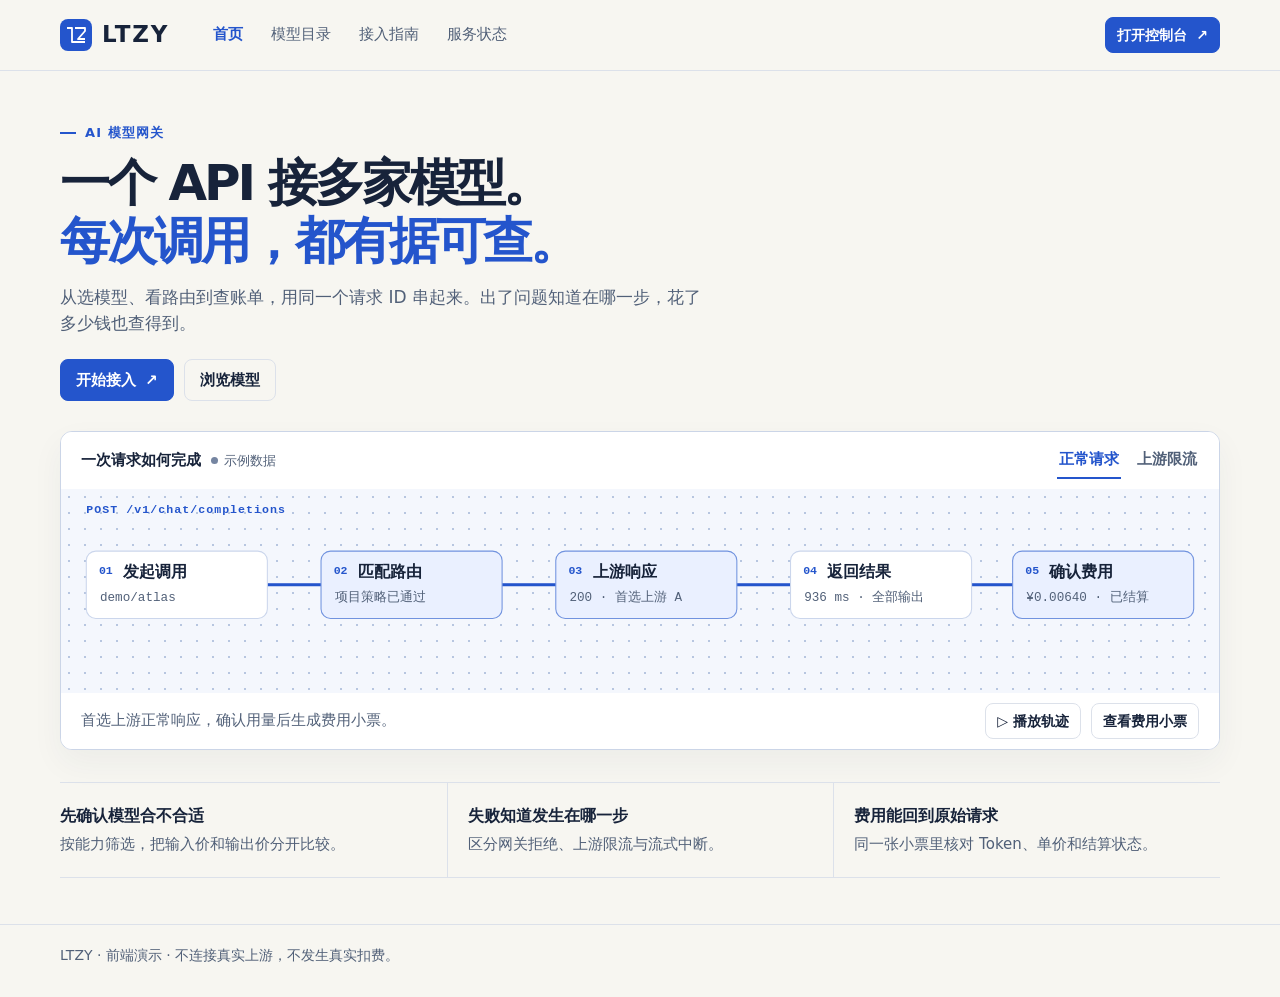
<file: legacy/demo-v0.html>
<!doctype html>
<html lang="zh-CN"><head><meta charset="utf-8"><meta name="viewport" content="width=device-width,initial-scale=1"><meta name="color-scheme" content="light"><title>LTZY — 可追溯的 AI 模型网关</title>
<style>
:root{--paper:#f7f6f1;--ink:#17233a;--muted:#516078;--line:#dce1ea;--blue:#2455cc;--soft:#eaf0ff;--green:#176a52;--amber:#875100;--white:#fff;--mono:ui-monospace,Consolas,monospace}*{box-sizing:border-box}body{margin:0;background:var(--paper);color:var(--ink);font:15px/1.55 system-ui,"Microsoft YaHei",sans-serif}button,input,select{font:inherit}button,a,input,select{touch-action:manipulation}a{color:inherit;text-decoration:none}button{cursor:pointer}a:focus-visible,button:focus-visible,input:focus-visible,select:focus-visible,[tabindex]:focus-visible{outline:2px solid var(--blue);outline-offset:4px}[hidden]{display:none!important}p,h1,h2,h3{margin:0}svg{display:block}code,.mono{font-family:var(--mono);font-variant-numeric:tabular-nums;overflow-wrap:anywhere}.wrap{width:min(1160px,calc(100% - 64px));margin:auto}.top{border-bottom:1px solid var(--line)}.top .wrap{min-height:70px;display:flex;align-items:center;gap:44px}.brand{display:inline-flex;align-items:center;gap:10px;font-size:23px;font-weight:800;letter-spacing:.08em}.brand svg{width:32px;height:32px}.nav{display:flex;gap:28px;align-items:center;color:var(--muted);flex:1}.nav [aria-current=page]{color:var(--blue);font-weight:700}.btn{display:inline-flex;align-items:center;justify-content:center;gap:9px;min-height:42px;padding:8px 15px;border:1px solid var(--line);border-radius:8px;background:var(--white);color:var(--ink);line-height:1.35;font-weight:650;white-space:nowrap;transition:background .15s,border-color .15s}.btn:hover{border-color:#94a5c1;background:#f0f4ff}.btn.primary{background:var(--blue);border-color:var(--blue);color:white}.btn.primary:hover{background:#1d45aa}.btn.ghost{background:transparent}.btn.small{min-height:36px;padding:6px 11px;font-size:14px}.hero{padding:52px 0 30px}.eyebrow{display:flex;align-items:center;gap:9px;color:var(--blue);font-size:13px;font-weight:750;letter-spacing:.09em}.eyebrow::before{content:'';width:16px;height:2px;background:currentColor}.hero h1{margin:12px 0 14px;font-size:clamp(32px,3.9vw,52px);line-height:1.15;letter-spacing:-.06em;font-weight:780}.hero h1 span{color:var(--blue);white-space:nowrap}.hero p{color:var(--muted);max-width:650px;font-size:17px}.actions{display:flex;align-items:center;flex-wrap:wrap;gap:10px;margin-top:22px}.demo-label{font-size:13px;color:var(--muted);white-space:nowrap}.demo-label::before{content:'';display:inline-block;width:7px;height:7px;border-radius:50%;margin-right:6px;background:#7585a1;vertical-align:1px}.board{border:1px solid #cbd5e7;border-radius:12px;overflow:hidden;background:#fcfdff;box-shadow:0 13px 32px #2537580d}.board-bar,.board-foot{min-height:56px;padding:10px 20px;display:flex;align-items:center;justify-content:space-between;gap:12px;flex-wrap:wrap;background:white}.board-bar{border-bottom:0}.board-bar strong{font-size:15px}.board-bar .demo-label{margin-left:10px}.board-foot{border-top:0;color:var(--muted)}.segments{display:inline-flex;gap:14px}.segments button{border:0;border-bottom:2px solid transparent;background:transparent;color:var(--muted);padding:6px 2px;min-height:34px;font-weight:650;white-space:nowrap}.segments button[aria-pressed=true]{border-bottom-color:var(--blue);color:var(--blue)}.diagram{position:relative;background-color:#f4f7fd;background-image:radial-gradient(#b7c6e0 1px,transparent 1px);background-size:16px 16px}.diagram svg{width:100%;height:auto}.diagram .edge{stroke:#9eb1df;fill:none;stroke-width:2}.diagram .route{stroke:#2455cc;stroke-width:3;fill:none;stroke-linecap:round}.diagram .warn-route{stroke:#ad6f29;stroke-dasharray:5 5}.diagram .box{fill:white;stroke:#cbd6ec}.diagram .hot{fill:#eaf0ff;stroke:#7193df}.diagram .warnbox{fill:#fff3e4;stroke:#d4a470}.svg-title{font-weight:750;font-size:15px;fill:var(--ink)}.svg-note{font:12px var(--mono);fill:#516078}.svg-label{font:700 11px var(--mono);fill:#2455cc;letter-spacing:1px}.svg-index{font:700 11px var(--mono);fill:#2455cc}.svg-warn{font:700 12px var(--mono);fill:#8a5410}.diagram.playing .route:not(.warn-route){stroke-dasharray:1200;animation:trace .86s ease both}.diagram.playing .beat{animation:beat .36s ease both;animation-delay:var(--d)}@keyframes trace{from{stroke-dashoffset:1200}to{stroke-dashoffset:0}}@keyframes beat{from{opacity:.35}to{opacity:1}}.compact-route{display:none}.proof{display:grid;grid-template-columns:repeat(3,1fr);margin:32px 0 46px;border-block:1px solid var(--line)}.proof article{padding:21px 20px 21px 0}.proof article+article{border-left:1px solid var(--line);padding-left:20px}.proof h2{font-size:16px;margin-bottom:4px}.proof p,.sub{color:var(--muted)}.footer{padding:20px 0 30px;color:var(--muted);border-top:1px solid var(--line);font-size:14px}.page{padding:48px 0 52px}.pagehead{margin-bottom:24px}.pagehead h1{font-size:clamp(31px,4vw,49px);letter-spacing:-.05em;line-height:1.18;margin:7px 0 8px}.toolbar{display:flex;align-items:center;gap:12px;flex-wrap:wrap;margin-bottom:14px}.search,select{border:1px solid #9eacc3;background:white;color:var(--ink);border-radius:8px;padding:9px 12px;min-height:44px}.search{min-width:min(100%,290px);flex:1}.toolbar .sub{margin-left:auto}.panel{border:1px solid var(--line);border-radius:12px;background:white;overflow:hidden}.grid{display:grid;grid-template-columns:minmax(145px,1.5fr) minmax(115px,1fr) minmax(110px,.9fr) minmax(110px,.9fr) auto;gap:14px;align-items:center;padding:15px 20px}.grid + .grid{border-top:1px solid var(--line)}.table-head{background:#eff2f7;color:var(--muted);font-size:14px;font-weight:650}.name{display:flex;align-items:center;gap:12px}.tile{flex:none;display:grid;place-items:center;width:36px;height:36px;border-radius:8px;background:var(--soft);color:var(--blue);font-weight:800}.name strong,.name code{display:block}.name code{color:var(--muted);font-size:13px}.tag{display:inline-block;border-radius:5px;background:#edf1f7;color:#3e5070;margin:2px 4px 2px 0;padding:1px 7px;font-size:13px;white-space:nowrap}.tag.ok{background:#e8f4ed;color:var(--green)}.tag.warn{background:#fff0d9;color:var(--amber)}.cell-label{display:none}.work-grid{display:grid;grid-template-columns:184px minmax(0,1fr);gap:28px}.rail{border-right:1px solid var(--line);padding-right:15px}.rail p{font-size:13px;color:var(--muted);margin-bottom:10px}.rail a{display:block;padding:9px 10px;margin:4px 0;border-radius:7px;color:var(--muted)}.rail a[aria-current=page]{background:var(--soft);color:var(--blue);font-weight:700}.logrow{grid-template-columns:minmax(140px,1.15fr) minmax(110px,1fr) minmax(75px,.85fr) minmax(90px,.75fr) auto}.empty{padding:28px;color:var(--muted)}dialog{position:fixed;inset:0 0 0 auto;margin:0;width:min(100%,550px);max-width:none;height:100dvh;max-height:none;border:0;padding:0;background:white;color:var(--ink);box-shadow:-16px 0 60px #17233a29}dialog[open]{animation:drawer .18s ease-out both}dialog::backdrop{background:#18253e65}@keyframes drawer{from{opacity:.5;transform:translateX(15px)}to{opacity:1;transform:translateX(0)}}.dh{display:flex;justify-content:space-between;align-items:flex-start;gap:12px;padding:22px 22px 17px;position:sticky;top:0;background:white;z-index:1;border-bottom:1px solid var(--line)}.dh h2{font-size:24px;letter-spacing:-.04em}.db{padding:20px 22px 28px}.db h3{font-size:17px;margin:18px 0 10px}.lineitems{margin:0;padding:0;list-style:none}.lineitems li{padding:10px 0;border-bottom:1px solid var(--line);display:flex;justify-content:space-between;gap:14px}.lineitems li span{color:var(--muted)}.steps{list-style:none;margin:0;padding:0}.steps li{border-left:2px solid #b8c9f0;margin-left:9px;padding:0 0 15px 18px;position:relative}.steps li::before{content:'';position:absolute;width:8px;height:8px;border:2px solid var(--blue);background:white;border-radius:50%;left:-7px;top:5px}.steps li.alert{border-left-color:#d4a470}.steps li.alert::before{border-color:var(--amber)}.steps small{display:block;color:var(--muted);font-size:14px}.steps li:last-child{padding-bottom:0}.snippet{white-space:pre-wrap;overflow-wrap:anywhere;background:#eff3fb;padding:15px;border-radius:8px;font:14px/1.5 var(--mono);color:#243855}.toast{position:fixed;bottom:18px;left:50%;transform:translateX(-50%);z-index:3;background:#17233a;color:white;border-radius:8px;padding:8px 15px;text-align:center;box-shadow:0 6px 20px #17233a32}.skip{position:absolute;left:12px;top:8px;transform:translateY(-150%);background:white;padding:8px;z-index:4}.skip:focus{transform:none}
.metrics{display:grid;grid-template-columns:repeat(4,minmax(0,1fr));border-block:1px solid var(--line);margin:0 0 22px}.metric{padding:15px 18px 15px 0;min-width:0}.metric+.metric{border-left:1px solid var(--line);padding-left:18px}.metric strong{display:block;font:750 27px/1.25 var(--mono);letter-spacing:-.03em;margin:3px 0}.metric small,.metric span{color:var(--muted)}.split{display:grid;grid-template-columns:repeat(2,minmax(0,1fr));gap:16px}.pad{padding:18px}.panel h2{font-size:17px}.panel h3{font-size:16px}.stack{display:grid;gap:12px}.between{display:flex;align-items:center;justify-content:space-between;gap:12px;flex-wrap:wrap}.progress{height:8px;background:#e6ebf4;border-radius:999px;overflow:hidden;margin:10px 0}.progress>i{display:block;height:100%;background:var(--blue)}.checklist{list-style:none;padding:0;margin:14px 0 0;display:grid;gap:9px}.checklist li{display:flex;align-items:center;justify-content:space-between;gap:12px}.checklist li>span:first-child::before{content:'○';color:var(--blue);margin-right:9px}.checklist li.done>span:first-child::before{content:'●';color:var(--green)}.notice{background:var(--soft);border-left:3px solid var(--blue);padding:12px 14px;border-radius:0 8px 8px 0;color:#263b64;margin-bottom:16px}.field{display:grid;gap:6px;margin:14px 0}.field input,.field select{border:1px solid #9eacc3;background:white;color:var(--ink);border-radius:8px;padding:9px 12px;min-height:44px;width:100%}.inline-input{border:1px solid #9eacc3;background:white;color:var(--ink);border-radius:8px;padding:8px 10px;min-height:42px;width:130px}.grid.keyrow{grid-template-columns:minmax(170px,1.4fr) minmax(125px,1fr) minmax(120px,1fr) auto}.grid.billingrow{grid-template-columns:minmax(130px,1fr) repeat(3,minmax(90px,.8fr)) auto}.grid.uprow{grid-template-columns:minmax(140px,1.2fr) minmax(100px,1fr) minmax(85px,.8fr) minmax(90px,.8fr) auto}.status-item{display:flex;align-items:center;justify-content:space-between;gap:14px;padding:14px 18px}.status-item+.status-item{border-top:1px solid var(--line)}.status-item small{display:block;color:var(--muted)}.btn.danger{color:#aa2836}.switch[aria-pressed=true]{border-color:#7193df;background:var(--soft);color:var(--blue)}.section-gap{margin-top:18px}.amount{text-align:right}.usage-note{font-size:14px;color:var(--muted);margin-top:12px}
@media(max-width:760px){.wrap{width:calc(100% - 32px)}.search,select,.inline-input,.field input{font-size:16px}.top .wrap{gap:7px 16px;min-height:0;padding:10px 0;flex-wrap:wrap;justify-content:space-between}.brand{font-size:20px}.brand svg{width:28px;height:28px}.nav{order:3;flex-basis:100%;gap:20px;font-size:14px;min-height:32px}.hero{padding:31px 0 24px}.hero h1{letter-spacing:-.05em}.hero p{font-size:15px}.actions{margin-top:16px}.board-bar,.board-foot{padding:9px 12px}.diagram svg{display:none}.compact-route{display:block;padding:12px 14px}.compact-route li{width:100%;padding:4px 5px 8px 16px}.compact-route .steps small{font-size:13px}.proof{grid-template-columns:1fr;margin:24px 0}.proof article,.proof article+article{padding:10px 0;border-left:0}.proof article+article{border-top:1px solid var(--line)}.page{padding:26px 0 32px}.work-grid{grid-template-columns:minmax(0,1fr);gap:12px}.rail{border:0;display:flex;align-items:center;gap:8px;flex-wrap:wrap;padding:0}.rail p{margin:0}.grid,.logrow{grid-template-columns:minmax(0,1fr) minmax(0,1fr);gap:8px 12px;padding:13px}.table-head{display:none}.grid .name{grid-column:1/-1}.grid .btn{justify-self:start}.cell-label{display:block;font-size:13px;color:var(--muted)}.dh,.db{padding-left:16px;padding-right:16px}.metrics{grid-template-columns:repeat(2,minmax(0,1fr))}.metric{padding:12px 12px 12px 0}.metric:nth-child(3){border-left:0;padding-left:0}.metric:nth-child(n+3){border-top:1px solid var(--line)}.metric strong{font-size:23px}.split{grid-template-columns:1fr}.grid.keyrow,.grid.billingrow,.grid.uprow{grid-template-columns:minmax(0,1fr) minmax(0,1fr)}.amount{text-align:left}.status-item{padding:13px;align-items:flex-start}.checklist li{align-items:flex-start;flex-wrap:wrap}}
@media(prefers-reduced-motion:reduce){*,*::before,*::after{animation:none!important;transition:none!important;scroll-behavior:auto!important}}
</style></head><body>
<a class="skip" href="#main">跳到内容</a><header class="top"><div class="wrap"><a class="brand" href="#home" aria-label="LTZY 首页"><svg viewBox="0 0 32 32" aria-hidden="true"><rect width="32" height="32" rx="8" fill="#2455cc"/><path d="M7 9h5v14h13M15 9h10v3l-7 8h7" stroke="white" stroke-width="1.8" stroke-linejoin="round" fill="none"/></svg>LTZY</a><nav class="nav" aria-label="主导航"><a href="#home" data-nav="home">首页</a><a href="#models" data-nav="models">模型目录</a><a href="#docs" data-nav="docs">接入指南</a><a href="#status" data-nav="status">服务状态</a></nav><a class="btn small primary" href="#console" data-nav="console">打开控制台 <span aria-hidden="true">↗</span></a></div></header>
<main id="main" tabindex="-1">
<section id="home" class="wrap" data-page><div class="hero"><div class="eyebrow">AI 模型网关</div><h1>一个 API 接多家模型。<br><span>每次调用，</span><span>都有据可查。</span></h1><p>从选模型、看路由到查账单，用同一个请求 ID 串起来。出了问题知道在哪一步，花了多少钱也查得到。</p><div class="actions"><a class="btn primary" href="#docs">开始接入 <span aria-hidden="true">↗</span></a><a class="btn ghost" href="#models">浏览模型</a></div></div>
<section class="board" aria-label="请求轨迹演示"><div class="board-bar"><div><strong>一次请求如何完成</strong><span class="demo-label">示例数据</span></div><div class="segments" aria-label="演示场景"><button id="normal" data-scene="normal" aria-pressed="true">正常请求</button><button id="fallback" data-scene="fallback" aria-pressed="false">上游限流</button></div></div><div id="diagram" class="diagram"></div><div class="board-foot"><span id="scene-note" role="status"></span><div class="actions" style="margin:0"><button class="btn small ghost" id="play">▷ 播放轨迹</button><button class="btn small" id="inspect">查看费用小票</button></div></div></section>
<section class="proof" aria-label="网关能力"><article><h2>先确认模型合不合适</h2><p>按能力筛选，把输入价和输出价分开比较。</p></article><article><h2>失败知道发生在哪一步</h2><p>区分网关拒绝、上游限流与流式中断。</p></article><article><h2>费用能回到原始请求</h2><p>同一张小票里核对 Token、单价和结算状态。</p></article></section></section>
<section id="models" class="wrap page" data-page hidden><header class="pagehead"><div class="eyebrow">模型与价格</div><h1>模型目录</h1><p class="sub">按能力选模型，按输入和输出分别比较。模型、价格和能力均为示例。</p></header><div class="toolbar"><input id="model-search" class="search" type="search" placeholder="搜索模型名称或 ID" aria-label="搜索模型名称或 ID"><select id="cap" aria-label="筛选模型能力"><option value="">全部能力</option><option>流式输出</option><option>工具调用</option><option>视觉输入</option></select><span class="sub" id="model-count" role="status"></span></div><div class="panel"><div class="grid table-head"><span>模型</span><span>示例能力</span><span>输入 / 100 万</span><span>输出 / 100 万</span><span>操作</span></div><div id="model-rows"></div></div></section>
<section id="docs" class="wrap page" data-page hidden><header class="pagehead"><div class="eyebrow">开发者</div><h1>接入指南</h1><p class="sub">示例使用 OpenAI 兼容接口；地址是占位符，不会发送真实请求。</p></header><div class="panel" style="padding:20px"><h2>发出第一个请求</h2><p class="sub">复制示例，了解如何传递模型 ID、消息和流式参数。</p><div class="segments" style="margin:14px 0 10px" aria-label="示例语言"><button data-doc-lang="curl" aria-pressed="true">cURL</button><button data-doc-lang="python" aria-pressed="false">Python</button></div><pre class="snippet" id="example"></pre><button class="btn small" data-copy-example>复制 cURL</button> <a class="btn small ghost" href="#logs">查看模拟回执</a></div></section>
<section id="status" class="wrap page" data-page hidden><header class="pagehead"><div class="eyebrow">服务状态 · 示例</div><h1>服务状态</h1><p class="sub">这里展示状态页的信息层级。以下服务状态和事件均为演示，不代表真实可用性。</p></header><div class="notice"><strong>演示环境运行正常</strong><br><span class="sub">没有连接真实监控，也不会自动刷新。</span></div><div class="panel"><div class="status-item"><div><strong>网关 API</strong><small>接收请求、返回请求 ID</small></div><span class="tag ok">示例正常</span></div><div class="status-item"><div><strong>模型路由</strong><small>同模型路由与未输出前回退</small></div><span class="tag ok">示例正常</span></div><div class="status-item"><div><strong>计量与账单</strong><small>用量确认、价格快照与结算</small></div><span class="tag ok">示例正常</span></div></div><div class="pagehead" style="padding:28px 0 14px;margin:0"><h2>事件记录</h2><p class="sub">用事件时间线说明影响范围和恢复结果。</p></div><div class="panel"><div class="status-item"><div><strong>示例：上游 A 限流，自动切换备用线路</strong><small>11 月 22 日 14:32 · 未输出前完成回退，请求最终成功</small></div><button class="btn small ghost" data-request="fallback">查看关联请求</button></div></div></section>
<section id="console" class="wrap page" data-page hidden><div class="work-grid"><aside class="rail" data-rail aria-label="工作区"></aside><div><header class="pagehead"><div class="eyebrow">控制台 / 演示项目</div><h1>项目总览</h1><p class="sub">先看调用是否顺利，再看预算和需要处理的异常。全部数据仅用于演示。</p></header><div class="metrics"><div class="metric"><small>今日示例请求</small><strong>3</strong><span>来自 2 个模型</span></div><div class="metric"><small>已完成</small><strong>2</strong><span>含 1 次回退成功</span></div><div class="metric"><small>待核对</small><strong>1</strong><span>流式中断记录</span></div><div class="metric"><small>已结算费用</small><strong>¥0.01504</strong><span>不含待核对记录</span></div></div><div class="split"><section class="panel pad"><div class="between"><h2>需要关注</h2><button class="btn small ghost" data-filter-cut>只看中断</button></div><p class="sub" style="margin:8px 0 14px">req_demo_9812 的用量没有确认，费用保持待核对。</p><button class="btn small" data-request="cut">打开异常请求</button></section><section class="panel pad"><div class="between"><h2>本月预算</h2><strong class="mono">¥204 / ¥300</strong></div><div class="progress" role="progressbar" aria-label="本月预算使用" aria-valuenow="68" aria-valuemin="0" aria-valuemax="100"><i style="width:68%"></i></div><p class="sub">示例已使用 68%，达到 80% 时提醒。</p><a class="btn small ghost" href="#keys" style="margin-top:12px">调整预算</a></section></div><section class="panel pad section-gap"><div class="between"><h2>接入进度</h2><span class="demo-label">演示流程</span></div><ul class="checklist"><li class="done"><span>创建项目并选择模型</span><a href="#models">查看模型</a></li><li class="done"><span>创建项目 API Key</span><a href="#keys">管理 Key</a></li><li><span>复制示例并发起首次调用</span><a href="#docs">查看代码</a></li><li><span>用请求 ID 核对路由和费用</span><a href="#logs">查看日志</a></li></ul></section></div></div></section>
<section id="keys" class="wrap page" data-page hidden><div class="work-grid"><aside class="rail" data-rail aria-label="工作区"></aside><div><header class="pagehead"><div class="eyebrow">访问控制</div><h1>API Keys / 预算</h1><p class="sub">按项目发放权限，限制预算，并随时撤销。这里的变更只保留在当前页面。</p></header><div class="toolbar"><span class="sub">2 个示例 Key</span><button class="btn small primary" data-new-key>＋ 创建演示 Key</button></div><div class="panel"><div class="grid keyrow table-head"><span>名称 / Key</span><span>权限</span><span>最近使用</span><span>状态 / 操作</span></div><div id="key-rows"></div></div><div class="split section-gap"><section class="panel pad"><h2>项目月度预算</h2><p class="sub" style="margin:6px 0 14px">预算用于演示提醒，不会真正限制调用。</p><div class="between"><label for="budget-limit">预算上限（元）</label><div><input class="inline-input" id="budget-limit" type="number" min="1" step="1" value="300"><button class="btn small" data-save-budget style="margin-left:8px">保存</button></div></div><p id="budget-saved" class="sub" style="margin-top:12px">当前示例：¥300 / 月，80% 提醒。</p></section><section class="panel pad"><h2>密钥展示原则</h2><p class="sub" style="margin-top:8px">真实产品中，完整 Key 只在创建时展示一次；列表只显示脱敏前缀。本 Demo 不生成可调用的密钥。</p></section></div></div></div></section>
<section id="logs" class="wrap page" data-page hidden><div class="work-grid"><aside class="rail" data-rail aria-label="工作区"></aside><div><header class="pagehead"><div class="eyebrow">控制台 / 演示项目</div><h1>请求日志</h1><p class="sub">打开任一请求查看路由轨迹、Token 用量和结算状态。以下为示例记录。</p></header><div class="toolbar"><input id="log-search" class="search" type="search" placeholder="按请求 ID 或模型筛选" aria-label="按请求 ID 或模型筛选"><select id="log-filter" aria-label="筛选请求状态"><option value="">全部状态</option><option>正常完成</option><option>回退成功</option><option>流式中断</option></select><span class="sub" id="log-count" role="status"></span></div><div class="panel"><div class="grid logrow table-head"><span>请求 / 时间</span><span>模型</span><span>状态</span><span>费用</span><span>详情</span></div><div id="log-rows"></div></div></div></div></section>
<section id="usage" class="wrap page" data-page hidden><div class="work-grid"><aside class="rail" data-rail aria-label="工作区"></aside><div><header class="pagehead"><div class="eyebrow">计量与结算</div><h1>用量与账单</h1><p class="sub">按模型查看 Token、已结算费用和待核对记录。金额均为示例。</p></header><div class="metrics"><div class="metric"><small>已结算费用</small><strong>¥0.01504</strong><span>2 条完成记录</span></div><div class="metric"><small>输入 Token</small><strong>2,080</strong><span>不含未确认记录</span></div><div class="metric"><small>输出 Token</small><strong>1,360</strong><span>不含未确认记录</span></div><div class="metric"><small>待核对</small><strong>1</strong><span>不按 0 元处理</span></div></div><div class="toolbar"><span class="sub">2026-11-22 · 演示项目</span><button class="btn small" data-export>导出演示 CSV</button></div><div class="panel"><div class="grid billingrow table-head"><span>模型</span><span>输入 Token</span><span>输出 Token</span><span>费用</span><span>结算状态</span></div><div id="usage-rows"></div></div><p class="usage-note">流式中断的 req_demo_9812 尚未确认用量，不计入已结算合计。<button class="btn small ghost" data-request="cut">查看记录</button></p></div></div></section>
<section id="ops" class="wrap page" data-page hidden><div class="work-grid"><aside class="rail" data-rail aria-label="工作区"></aside><div><header class="pagehead"><div class="eyebrow">运营台 / 演示</div><h1>线路与对账</h1><p class="sub">管理同模型候选线路、查看路由策略，并定位未完成的计量记录。</p></header><div class="notice"><strong>仅切换演示状态</strong><br><span class="sub">操作不会影响真实上游，也不会写入数据库。至少保留一条启用线路。</span></div><section class="panel"><div class="between pad"><div><h2>demo/atlas 候选线路</h2><p class="sub">同模型回退，不在响应中暴露实际渠道</p></div><button class="btn small" data-route-preview>查看路由规则</button></div><div class="grid uprow table-head"><span>线路</span><span>优先级</span><span>示例延迟</span><span>状态</span><span>操作</span></div><div id="upstream-rows"></div></section><div class="split section-gap"><section class="panel pad"><h2>当前路由策略</h2><div class="lineitems" style="margin-top:10px"><div class="lineitem"><span>候选范围</span><strong>同模型</strong></div><div class="lineitem"><span>重试前提</span><strong>尚未输出内容</strong></div><div class="lineitem"><span>策略版本</span><strong class="mono">route_demo_v3</strong></div></div></section><section class="panel pad"><div class="between"><h2>对账异常</h2><span class="tag warn">1 条待核对</span></div><p class="sub" style="margin:8px 0 14px">req_demo_9812 流式中断，缺少已确认的输入和输出用量。</p><button class="btn small" data-request="cut">进入核对</button></section></div></div></div></section>
</main><footer class="footer"><div class="wrap">LTZY · 前端演示 · 不连接真实上游，不发生真实扣费。</div></footer>
<dialog id="details" aria-labelledby="detail-title"><div class="dh"><div><p class="eyebrow" id="detail-type"></p><h2 id="detail-title"></h2></div><button class="btn small ghost" id="close" autofocus>关闭</button></div><div class="db" id="detail-body"></div><div class="toast" data-toast role="status" hidden></div></dialog><div class="toast" data-toast role="status" hidden></div>
<script>
const $=s=>document.querySelector(s);
const models=[{key:'atlas',mark:'A',name:'Atlas Chat',cap:['流式输出','工具调用'],input:'2.00',output:'8.00',context:'64K'},{key:'lumen',mark:'L',name:'Lumen Vision',cap:['流式输出','视觉输入'],input:'4.00',output:'12.00',context:'128K'},{key:'drift',mark:'D',name:'Drift Mini',cap:['流式输出'],input:'0.60',output:'1.80',context:'32K'}];
const records=[{key:'fallback',id:'req_demo_9821',at:'14:32:08',model:'atlas',state:'回退成功',up:'备用上游 B',ms:'1,284 ms',fee:'¥0.00864',in:'1,280',out:'760'}, {key:'normal',id:'req_demo_9819',at:'14:30:44',model:'atlas',state:'正常完成',up:'首选上游 A',ms:'936 ms',fee:'¥0.00640',in:'800',out:'600'},{key:'cut',id:'req_demo_9812',at:'14:26:11',model:'lumen',state:'流式中断',up:'首选上游 A',ms:'2,104 ms',fee:'待核对',in:'未确认',out:'未确认'}];
const modelId=k=>'demo/'+k;
const example="curl https://gateway.example/v1/chat/completions \\\n  -H \"Authorization: Bearer YOUR_LTZY_KEY\" \\\n  -H \"Content-Type: application/json\" \\\n  -d '{\"model\":\"demo/atlas\",\"messages\":[{\"role\":\"user\",\"content\":\"你好\"}],\"stream\":true}'";
$('#example').textContent=example;
function chip(s,t=''){return '<span class="tag '+t+'">'+s+'</span>'}
function label(s){return '<span class="cell-label">'+s+'</span>'}
function renderModels(){const q=$('#model-search').value.trim().toLowerCase(), c=$('#cap').value;const found=models.filter(m=>(m.name+' '+modelId(m.key)).toLowerCase().includes(q)&&(!c||m.cap.includes(c)));$('#model-count').textContent=found.length+' 款模型';$('#model-rows').innerHTML=found.map(m=>'<div class="grid"><div class="name"><span class="tile" aria-hidden="true">'+m.mark+'</span><div><strong>'+m.name+'</strong><code>'+modelId(m.key)+'</code></div></div><div>'+label('能力')+m.cap.map(x=>chip(x)).join('')+'</div><div class="mono">'+label('输入 / 百万 Token')+'¥'+m.input+'</div><div class="mono">'+label('输出 / 百万 Token')+'¥'+m.output+'</div><button class="btn small ghost" data-model="'+m.key+'">模型详情</button></div>').join('')||'<div class="empty">没有找到模型。试试其他名称，或切回全部能力。</div>'}
function renderLogs(){const q=$('#log-search').value.trim().toLowerCase(), s=$('#log-filter').value;const found=records.filter(r=>(r.id+' '+modelId(r.model)).includes(q)&&(!s||s===r.state));$('#log-count').textContent=found.length+' 条请求';$('#log-rows').innerHTML=found.map(r=>'<div class="grid logrow"><div class="name"><div><strong class="mono">'+r.id+'</strong><span class="sub mono">'+r.at+'</span></div></div><code>'+label('模型')+modelId(r.model)+'</code><div>'+label('状态')+chip(r.state,r.key==='cut'?'warn':'ok')+'</div><strong class="mono">'+label('费用')+r.fee+'</strong><button class="btn small ghost" data-request="'+r.key+'">查看请求</button></div>').join('')||'<div class="empty">没有匹配的请求。可清除搜索或更换状态。</div>'}
function route(){const requested=location.hash.slice(1);const p=[...document.querySelectorAll('[data-page]')].some(x=>x.id===requested)?requested:'home';document.querySelectorAll('[data-page]').forEach(x=>{x.hidden=x.id!==p});document.querySelectorAll('[data-nav]').forEach(x=>{if(x.dataset.nav===p)x.setAttribute('aria-current','page');else x.removeAttribute('aria-current')});window.scrollTo(0,0)}
window.addEventListener('hashchange',route);route();renderModels();renderLogs();$('#model-search').addEventListener('input',renderModels);$('#cap').addEventListener('change',renderModels);$('#log-search').addEventListener('input',renderLogs);$('#log-filter').addEventListener('change',renderLogs);
let scene='normal';const esc=s=>s.replaceAll('&','&amp;').replaceAll('<','&lt;');
function node(x,y,i,title,sub,style=''){return '<g class="beat" style="--d:'+(i*95)+'ms"><rect class="box '+style+'" x="'+x+'" y="'+y+'" width="172" height="64" rx="9"/><text class="svg-index" x="'+(x+12)+'" y="'+(y+22)+'">0'+i+'</text><text class="svg-title" x="'+(x+35)+'" y="'+(y+25)+'">'+title+'</text><text class="svg-note" x="'+(x+13)+'" y="'+(y+47)+'">'+esc(sub)+'</text></g>'}
function setScene(next){scene=next;const f=next==='fallback';document.querySelectorAll('[data-scene]').forEach(b=>b.setAttribute('aria-pressed',String(b.dataset.scene===scene)));const r=records.find(x=>x.key===scene);$('#scene-note').textContent=f?'首选返回 429，响应开始前切到同模型的备用上游。':'首选上游正常响应，确认用量后生成费用小票。';$('#diagram').classList.remove('playing');$('#diagram').innerHTML='<svg viewBox="0 0 1100 194" role="img" aria-label="'+$('#scene-note').textContent+'"><text x="24" y="23" class="svg-label">POST /v1/chat/completions</text><path class="edge" d="M106 91H979"/><path class="route" d="M106 91H483'+(f?' Q510 91 527 116 Q546 148 571 148 H675 Q698 148 716 117 Q730 91 758 91':' H758')+' H979"/>'+(f?'<path class="route warn-route" d="M483 91H637"/>':'')+node(24,59,1,'发起调用','demo/atlas')+node(247,59,2,'匹配路由','项目策略已通过','hot')+node(470,59,3,f?'首选被限流':'上游响应',f?'429 · 未开始输出':'200 · 首选上游 A',f?'warnbox':'hot')+(f?'<g class="beat" style="--d:370ms"><rect x="573" y="134" width="184" height="28" rx="6" fill="#fff0d9" stroke="#d4a470"/><text class="svg-warn" x="586" y="152">429 → 备用上游 B · 200</text></g>':'')+node(693,59,4,'返回结果',r.ms+' · 全部输出')+node(904,59,5,'确认费用',r.fee+' · 已结算','hot')+'</svg><div class="compact-route"><ol class="steps"><li><strong>发起调用</strong><small>POST /v1/chat/completions · demo/atlas</small></li><li><strong>匹配路由</strong><small>项目策略检查通过</small></li><li class="'+(f?'alert':'')+'"><strong>'+(f?'首选限流 → 切换备用':'首选上游响应')+'</strong><small>'+(f?'429，未输出内容；备用上游 B 返回 200':'首选上游 A 返回 200')+'</small></li><li><strong>确认费用</strong><small>'+r.fee+' · 已结算</small></li></ol></div>'}
setScene(scene);$('#play').addEventListener('click',()=>{const d=$('#diagram');d.classList.remove('playing');void d.offsetWidth;d.classList.add('playing');$('#scene-note').textContent=scene==='fallback'?'示例：首选限流，改用备用上游，费用仍按同一请求结算。':'示例：请求经首选上游完成并结算。'});$('#inspect').addEventListener('click',()=>openRecord(scene));
const dialog=$('#details');let restore,toastTimer;
function detail(type,title,body){restore=document.activeElement;$('#detail-type').textContent=type;$('#detail-title').textContent=title;$('#detail-body').innerHTML=body;dialog.showModal();dialog.scrollTop=0}
$('#close').addEventListener('click',()=>dialog.close());dialog.addEventListener('click',e=>{if(e.target===dialog){const r=dialog.getBoundingClientRect();if(e.clientX<r.left||e.clientX>r.right||e.clientY<r.top||e.clientY>r.bottom)dialog.close()}});dialog.addEventListener('close',()=>{dialog.querySelector('[data-toast]').hidden=true;if(restore?.isConnected)restore.focus()});
function line(k,v){return '<li><span>'+k+'</span><strong class="mono">'+v+'</strong></li>'}
function step(k,v,t=''){return '<li class="'+t+'"><strong>'+k+'</strong><small>'+v+'</small></li>'}
function openRecord(key){const r=records.find(x=>x.key===key),m=models.find(x=>x.key===r.model),cut=key==='cut',fb=key==='fallback';detail('请求详情 · 示例数据',r.id,'<div class="toolbar">'+chip(r.state,cut?'warn':'ok')+'<button class="btn small ghost" data-copy="'+r.id+'">复制请求 ID</button></div><ul class="lineitems">'+line('实际模型',modelId(r.model))+line('实际线路',r.up)+line('总耗时',r.ms)+'</ul><h3>路由轨迹</h3><ol class="steps">'+step('鉴权与预算','示例项目校验通过')+(fb?step('尝试 1 · 首选上游 A','429 · 尚未向客户端输出；选择同模型的备用上游','alert'):'')+step(fb?'尝试 2 · 备用上游 B':'尝试 1 · 首选上游 A',cut?'已开始输出，随后断流；未自动重试':'200 · 响应已完整返回',cut?'alert':'')+step(cut?'计量待核对':'已完成结算',cut?'没有收到完整用量，不按 0 元展示':'按请求 ID 结算一次')+'</ol><h3>费用小票</h3><ul class="lineitems">'+line('输入 Token',r.in)+line('输出 Token',r.out)+line('输入 / 输出单价（每百万）','¥'+m.input+' / ¥'+m.output)+line('示例计价版本','demo-v1')+line('本次费用',r.fee)+'</ul>')}
function openModel(key){const m=models.find(x=>x.key===key);detail('模型详情 · 示例数据',m.name,'<div class="toolbar"><code>'+modelId(key)+'</code><button class="btn small ghost" data-copy="'+modelId(key)+'">复制模型 ID</button></div><ul class="lineitems">'+line('上下文示例',m.context)+line('输入 / 百万 Token','¥'+m.input)+line('输出 / 百万 Token','¥'+m.output)+'</ul><h3>示例能力</h3>'+m.cap.map(x=>chip(x)).join('')+'<p class="sub" style="margin-top:16px">这些参数用于验证目录交互，不代表真实服务或报价。</p>')}
async function copy(text){let ok=false;try{await navigator.clipboard.writeText(text);ok=true}catch{const host=dialog.open?dialog:document.body;const t=document.createElement('textarea');const previous=document.activeElement;t.value=text;t.style.cssText='position:fixed;left:-10000px';host.append(t);t.select();try{ok=document.execCommand('copy')}catch{}t.remove();previous?.focus()}const toasts=[...document.querySelectorAll('[data-toast]')];toasts.forEach(t=>t.hidden=true);const toast=toasts[dialog.open?0:1];toast.textContent=ok?'已复制':'未能访问剪贴板，请手动选中文字复制。';toast.hidden=false;clearTimeout(toastTimer);toastTimer=setTimeout(()=>toast.hidden=true,2200)}
document.addEventListener('click',e=>{const b=e.target.closest('button');if(!b)return;if(b.dataset.scene)setScene(b.dataset.scene);if(b.dataset.model)openModel(b.dataset.model);if(b.dataset.request)openRecord(b.dataset.request);if(b.dataset.copy)copy(b.dataset.copy);if(b.hasAttribute('data-copy-example'))copy($('#example').textContent)});

const areas={console:'项目总览',keys:'API Keys / 预算',logs:'请求日志',usage:'用量与账单',ops:'运营台'};
for(const rail of document.querySelectorAll('[data-rail]')){rail.innerHTML='<p>演示工作区</p>'+Object.entries(areas).map(([id,name])=>'<a data-nav="'+id+'" href="#'+id+'">'+name+'</a>').join('')}
route();
const note=text=>{const el=document.querySelector('body > [data-toast]');el.textContent=text;el.hidden=false;clearTimeout(toastTimer);toastTimer=setTimeout(()=>el.hidden=true,2500)};
const keys=[['生产服务','chat + models','今天 14:32',true],['本地测试','chat','昨天 18:06',true]];
function drawKeys(){ $('#keys .toolbar .sub').textContent=keys.length+' 个示例 Key';$('#key-rows').innerHTML=keys.map(([name,scope,last,on],i)=>'<div class="grid keyrow"><div class="name"><div><strong>'+esc(name)+'</strong><code>demo_'+(i+1)+'_••••</code></div></div><span>'+label('权限')+scope+'</span><span>'+label('最近使用')+last+'</span><div>'+chip(on?'启用':'已撤销',on?'ok':'warn')+(on?' <button class="btn small" data-revoke="'+i+'">撤销</button>':'')+'</div></div>').join('')}
drawKeys();
const bills=[['demo/atlas','2,080','1,360','¥0.01504','已结算'],['demo/lumen','未确认','未确认','待核对','待核对']];
$('#usage-rows').innerHTML=bills.map(r=>'<div class="grid billingrow">'+r.map((v,i)=>'<span>'+label(['模型','输入 Token','输出 Token','费用','状态'][i])+(i===4?chip(v,v==='待核对'?'warn':'ok'):v)+'</span>').join('')+'</div>').join('');
const enabled=[true,true],lanes=['首选上游 A','备用上游 B'];
function drawLanes(){$('#upstream-rows').innerHTML=lanes.map((n,i)=>'<div class="grid uprow"><strong>'+n+'</strong><span>'+label('优先级')+(i?'P1 · 备用':'P0 · 首选')+'</span><code>'+label('示例延迟')+(i?'1,284':'936')+' ms</code><span>'+chip(enabled[i]?'启用':'停用',enabled[i]?'ok':'warn')+'</span><button class="btn small" data-lane="'+i+'">'+(enabled[i]?'停用':'启用')+'线路</button></div>').join('')}drawLanes();
const py='from openai import OpenAI\n\nclient = OpenAI(api_key="YOUR_LTZY_KEY", base_url="https://gateway.example/v1")\nstream = client.chat.completions.create(\n    model="demo/atlas", stream=True,\n    messages=[{"role": "user", "content": "你好"}],\n)\nfor chunk in stream:\n    if chunk.choices:\n        print(chunk.choices[0].delta.content or "", end="")';
document.addEventListener('click',event=>{const b=event.target.closest('button');if(!b)return;const d=b.dataset;
if(d.docLang){$('#example').textContent=d.docLang==='python'?py:example;$('[data-copy-example]').textContent='复制 '+b.textContent;document.querySelectorAll('[data-doc-lang]').forEach(x=>x.setAttribute('aria-pressed',String(x===b)))}
if('filterCut' in d){$('#log-search').value='';$('#log-filter').value='流式中断';renderLogs();location.hash='logs'}
if('newKey' in d){detail('项目权限 · 示例','创建演示 Key','<label class="field">名称<input id="key-name" required maxlength="32" placeholder="例如：测试服务"></label><label class="field">权限<select id="key-scope"><option>chat</option><option>chat + models</option></select></label><p class="sub">仅创建演示记录，不生成可用凭证。</p><button class="btn primary" data-create>创建</button>');$('#key-name').focus()}
if('create' in d){const n=$('#key-name');if(!n.value.trim()){n.value='';n.reportValidity();return}keys.push([n.value.trim(),$('#key-scope').value,'尚未使用',true]);drawKeys();dialog.close();note('已创建演示 Key')}
if('revoke' in d)detail('项目权限 · 示例','撤销「'+keys[d.revoke][0]+'」？','<p>撤销后，该演示 Key 将显示为不可用。</p><button class="btn danger" data-confirm="'+d.revoke+'">确认撤销</button>');
if('confirm' in d){keys[d.confirm][3]=false;drawKeys();dialog.close();note('已撤销演示 Key')}
if('saveBudget' in d){const field=$('#budget-limit');field.required=true;if(!field.reportValidity())return;const n=Number(field.value),pct=Math.round(204/n*100);$('#budget-saved').textContent='当前示例：¥'+n+' / 月，80% 提醒。';const bar=$('#console .progress');bar.previousElementSibling.querySelector('strong').textContent='¥204 / ¥'+n;bar.firstElementChild.style.width=Math.min(100,pct)+'%';bar.setAttribute('aria-valuenow',Math.min(100,pct));bar.nextElementSibling.textContent='示例已使用 '+pct+'%，'+(pct>=80?'已达到提醒阈值。':'达到 80% 时提醒。');note('预算已同步到项目总览')}
if('export' in d){const csv='\ufeff模型,输入Token,输出Token,费用,状态\r\n'+bills.map(row=>row.map(v=>v.replaceAll(',','')).join(',')).join('\r\n');const a=document.createElement('a');a.href=URL.createObjectURL(new Blob([csv],{type:'text/csv;charset=utf-8'}));a.download='LTZY-示例账单.csv';a.click();setTimeout(()=>URL.revokeObjectURL(a.href),1500);note('已生成示例 CSV')}
if('lane' in d){const i=Number(d.lane);if(enabled[i]&&!enabled[1-i])return note('至少保留一条启用线路');enabled[i]=!enabled[i];drawLanes();note('演示线路状态已更新')}
if('routePreview' in d)detail('同模型路由 · 示例','当前候选顺序','<ol class="steps">'+lanes.map((n,i)=>enabled[i]?step(n,'demo/atlas · '+(i?'备用候选':'优先候选')):'').join('')+'</ol><p>仅当首选线路失败且尚未输出内容时尝试下一条。已经开始输出的请求不会重放。</p>');});
</script></body></html>
</file>
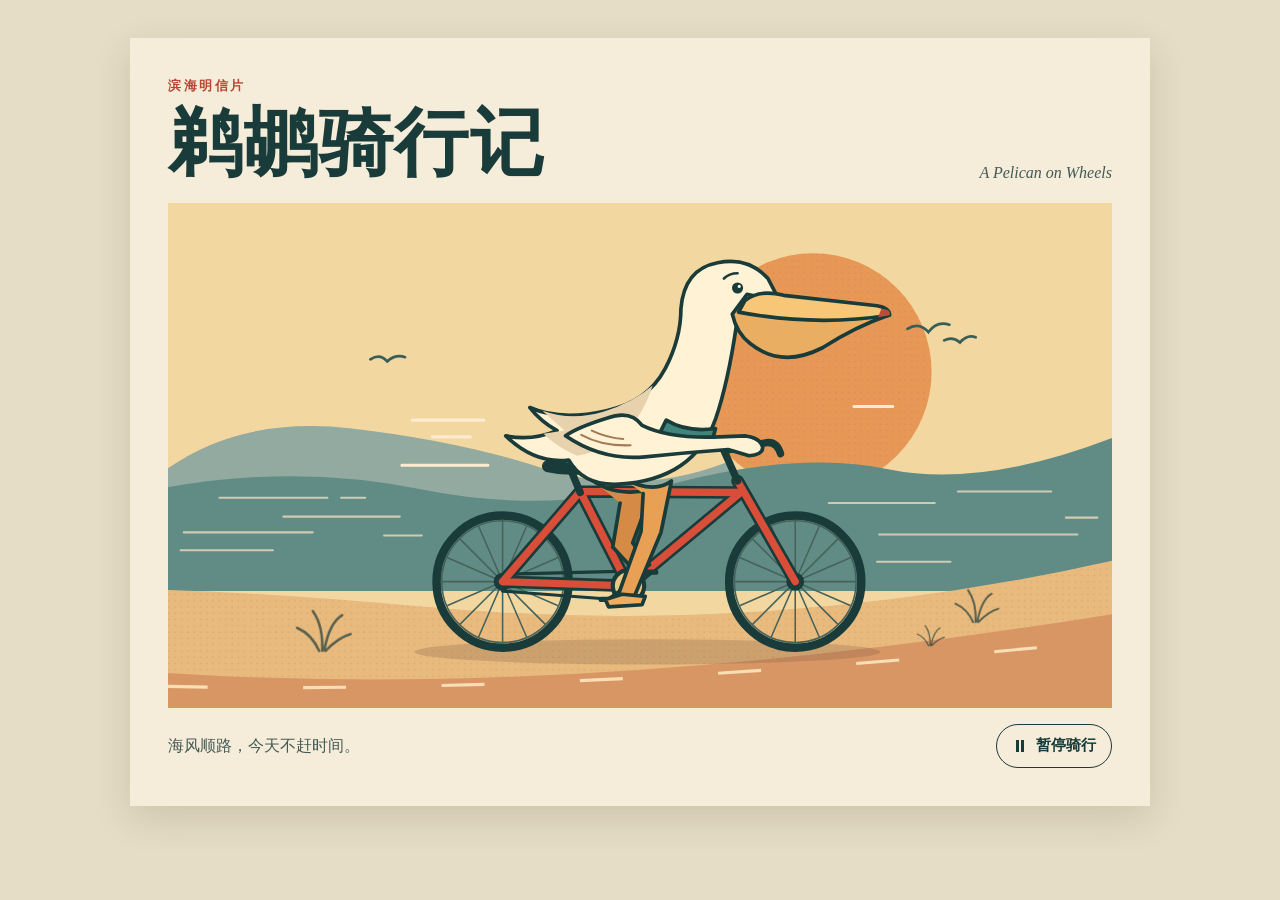
<file: legacy/index-v0.html>
<!doctype html>
<html lang="zh-CN">
<head>
<meta charset="utf-8">
<meta name="viewport" content="width=device-width, initial-scale=1">
<title>鹈鹕骑行记 · 海边明信片</title>
<style>
:root{color-scheme:light;--paper:#f5edd9;--ink:#193b39;--muted:#435955;--red:#b94432}
*{box-sizing:border-box}body{margin:0;background:#e6ddc6;color:var(--ink);font:16px/1.5 system-ui,"Microsoft YaHei",sans-serif;padding:clamp(12px,3vw,42px) 12px}
main{margin:auto;max-width:1020px;background:var(--paper);padding:clamp(14px,3vw,38px);box-shadow:0 12px 36px #34291324}
header,footer{display:flex;align-items:center;justify-content:space-between;gap:12px;flex-wrap:wrap}header{align-items:end;margin-bottom:18px}
.kicker{font:700 13px/1.5 system-ui;letter-spacing:.2em;color:var(--red);margin:0 0 6px}h1{font-family:"Songti SC",SimSun,serif;font-size:clamp(36px,6vw,74px);line-height:1.12;margin:0;letter-spacing:.02em}header span{font-family:Georgia,serif;font-style:italic;color:var(--muted)}
.scene{display:block;width:100%;height:auto;background:#f0cf92;overflow:hidden}footer{margin-top:16px}footer p{margin:0;color:var(--muted)}
button{color:var(--ink);background:transparent;border:1px solid currentColor;border-radius:999px;padding:8px 15px;min-height:44px;display:inline-flex;align-items:center;gap:8px;font:600 15px/1.45 system-ui,"Microsoft YaHei",sans-serif;cursor:pointer}button[hidden]{display:none}button:hover{background:#e5dcc4}button:focus-visible{outline:3px solid var(--red);outline-offset:3px}button svg{width:16px;height:16px;fill:currentColor}.play{display:none}[data-paused] .pause{display:none}[data-paused] .play{display:block}
.wheel,.crank{transform-box:view-box;animation:turn 1.25s linear infinite}.rear{transform-origin:319px 361px}.front{transform-origin:598px 361px}.crank{transform-origin:439px 365px;animation-duration:1.7s}
.bird{animation:bob .85s ease-in-out infinite alternate}.wind{animation:gust 2.5s ease-in-out infinite}.road{animation:roll 1.25s linear infinite}.scarf{transform-box:view-box;transform-origin:475px 226px;animation:flutter .6s ease-in-out infinite alternate}
[data-paused] *{animation-play-state:paused!important}
@keyframes turn{to{transform:rotate(360deg)}}@keyframes bob{to{transform:translateY(-3px)}}@keyframes gust{0%,100%{opacity:.24;transform:translateX(11px)}50%{opacity:.75;transform:translateX(-12px)}}@keyframes roll{to{stroke-dashoffset:132}}@keyframes flutter{to{transform:rotate(-5deg)}}
@media(prefers-reduced-motion:reduce){html:not([data-motion]) *{animation-play-state:paused!important}}
@media(max-width:540px){.scene{width:100%;aspect-ratio:1.16;object-fit:cover}header{display:block}header span{display:block;margin-top:8px}footer{align-items:start}}
</style>
</head>
<body>
<main>
<header><div><p class="kicker">滨海明信片</p><h1>鹈鹕骑行记</h1></div><span lang="en">A Pelican on Wheels</span></header>
<svg class="scene" viewBox="0 0 900 482" preserveAspectRatio="xMidYMid slice" role="img" aria-labelledby="art-title art-desc" xmlns="http://www.w3.org/2000/svg">
<title id="art-title">戴绿围巾的白鹈鹕骑着橘红自行车</title><desc id="art-desc">夕阳下，白鹈鹕伸出翅尖扶住车把，沿海边的堤道骑行。</desc>
<defs>
 <pattern id="dots" width="6" height="6" patternUnits="userSpaceOnUse"><circle cx="1" cy="1" r=".65" fill="#512e1a" opacity=".24"/></pattern>
 <g id="spokes" fill="none" stroke="#46635b" stroke-width="1.5"><circle r="58"/><path d="M-58 0H58M0-58V58M-41-41 41 41M41-41-41 41M-53-23 53 23M53-23-53 23M-23-53 23 53M23-53-23 53"/><circle r="7" fill="#f6e9ce" stroke="#193b39" stroke-width="3"/></g>
 <g id="grass" fill="none" stroke="#193b39" stroke-width="2.4" stroke-linecap="round"><path d="M2 2q-7-16-21-22M5 2q1-24-9-38M8 2q13-13 24-16M7 1q5-26 17-33"/></g>
</defs>
<path fill="#f3d7a0" d="M0 0h900v482H0z"/>
<circle cx="615" cy="161" r="113" fill="#e79856"/>
<circle cx="615" cy="161" r="113" fill="url(#dots)" opacity=".6"/>
<path fill="#93aaa0" d="M0 253q71-50 175-38t186 39q86 26 170-6L600 300H0Z"/>
<path fill="#608c85" d="M0 271q124-22 241 2t239-5q121-32 208-14t212-30v146H0Z"/>
<g fill="none" stroke="#f4dec0" stroke-width="2" stroke-linecap="round" opacity=".76"><path d="M49 281h103m13 0h23m-78 18h111m-206 15h123m68 3h36m388-31h101m22-11h89m-164 41h189m-191 26h70m-734-11h88m756-31h30"/></g>
<path fill="#e9ba7e" d="M0 369q102 3 245 16 327 30 655-44v141H0Z"/>
<path fill="url(#dots)" opacity=".75" d="M0 369q102 3 245 16 327 30 655-44v141H0Z"/>
<path fill="#d99665" d="M0 448q391 26 900-56v90H0Z"/>
<path class="road" d="M-135 456Q353 481 1035 402" fill="none" stroke="#fff0c9" stroke-width="3" stroke-dasharray="41 91" opacity=".8"/>
<g opacity=".7"><use href="#grass" x="142" y="425"/><use href="#grass" transform="translate(766 398) scale(.8)"/><use href="#grass" transform="translate(724 421) scale(.5)"/></g>
<g fill="none" stroke="#375e57" stroke-width="2.6" stroke-linecap="round"><path d="M705 120q11-7 20 3 8-11 20-7m-5 15q8-4 15 2 7-8 15-5M193 149q9-6 16 2 8-7 17-4"/></g>
<g class="wind" fill="none" stroke="#ffecd0" stroke-width="3" stroke-linecap="round"><path d="M233 207h68m-49 16h36m-65 27h82m349-56h37"/></g>
<ellipse cx="457" cy="428" rx="222" ry="12" fill="#644836" opacity=".22"/>
<g fill="none" stroke="#193b39" stroke-width="8"><circle cx="319" cy="361" r="63"/><circle cx="598" cy="361" r="63"/></g>
<g class="wheel rear"><use href="#spokes" x="319" y="361"/></g><g class="wheel front"><use href="#spokes" x="598" y="361"/></g>
<g stroke-linejoin="round" stroke-linecap="round" fill="none">
 <path d="M319 354l121-3m-121 19 119 9" stroke="#193b39" stroke-width="3"/>
 <path d="M319 361l74-86 46 90-120-4m74-86 153 1-107 89m104-100 55 96" stroke="#193b39" stroke-width="12"/>
 <path d="M319 361l74-86 46 90-120-4m74-86 153 1-107 89m104-100 55 96" stroke="#d94e38" stroke-width="7"/>
 <path d="m393 276-10-24m160 13-13-29 38-7q12-3 16 10" stroke="#193b39" stroke-width="7"/>
 <path d="M362 251q21 5 43 1" stroke="#193b39" stroke-width="11"/>
 <circle cx="439" cy="365" r="15" fill="#ebc885" stroke="#193b39" stroke-width="4"/>
 <g class="crank" stroke="#193b39" stroke-width="5"><path d="m421 378 36-26m-44 26h16m21-26h15"/></g>
</g>
<g class="bird" stroke="#193b39" stroke-width="3.5" stroke-linecap="round" stroke-linejoin="round">
 <path class="scarf" d="M478 219q-37-13-65 1-18 9-44-1l11 18-14 8q30 12 62-4 21-10 51-3z" fill="#40857b"/>
 <path d="M399 260q24 22 63 13l-19 51 16 21-13 7-22-24 7-42" fill="#d58b46"/>
 <path d="M433 262q30 16 47 3l-10 49-27 65-16 1 24-67 2-36" fill="#e8a054"/>
 <path d="m433 373-16 5 3 7 32-2 3-8z" fill="#efad62"/>
 <path d="M382 245q-32 4-60-23 25 5 49-5-16-9-26-22 29 13 73 3 39-8 56-40 15-29 15-57 3-38 35-44 29-6 48 15l12 23q-18 25-42 21-8 55-20 90-21 58-92 62-34 2-48-23z" fill="#fff2d5"/>
 <path d="M357 198q28 10 58 1 29-9 47-25-18 57-72 67-19-8-32-21l20-3z" fill="#e8d2ad" stroke="none"/>
 <path d="M552 87q37 9 106 10 21 0 29 10-32 11-63 31-39 20-69-4-13-10-17-28z" fill="#eaae62"/>
 <path d="M550 93q14-11 37-5l89 10q12 2 12 9-71 11-144-3z" fill="#f7c777"/>
 <path d="M680 101q10 0 8 6l-11 2z" fill="#b94d3c" stroke="none"/>
 <circle cx="543" cy="81" r="5.3" fill="#193b39" stroke="none"/><circle cx="544.6" cy="79.5" r="1.5" fill="#fff2d5" stroke="none"/>
 <path d="M530 72q5-5 13-5" fill="none" stroke-width="2.5"/>
 <path d="M475 207q20 12 47 8l-4 15q-25 8-51-7z" fill="#40857b"/>
 <path d="M452 212q-11-15-33-7-29 9-40 17 35 24 76 20 38-4 79-7l20 6q13-1 13-8-2-9-17-11l-24 1q-48 2-74-11z" fill="#fff2d5"/>
 <path d="M394 221q20 11 47 10m-37-14q15 7 30 8" fill="none" stroke="#a07b55" stroke-width="2"/>
</g>
</svg>
<footer><p>海风顺路，今天不赶时间。</p><button type="button" id="toggle" hidden><svg viewBox="0 0 16 16" aria-hidden="true"><path class="pause" d="M4 2h3v12H4zm5 0h3v12H9z"/><path class="play" d="m5 2 9 6-9 6z"/></svg><span>暂停骑行</span></button></footer>
</main>
<script>
const page = document.documentElement;
const button = document.querySelector('#toggle');
const reducedMotion = matchMedia('(prefers-reduced-motion: reduce)');
function setPaused(paused) {
  page.toggleAttribute('data-paused', paused);
  button.querySelector('span').textContent = paused ? '继续骑行' : '暂停骑行';
}
setPaused(reducedMotion.matches);
button.hidden = false;
button.addEventListener('click', () => {
  page.setAttribute('data-motion', 'chosen');
  setPaused(!page.hasAttribute('data-paused'));
});
reducedMotion.addEventListener('change', event => {
  page.removeAttribute('data-motion');
  setPaused(event.matches);
});
</script>
</body>
</html>
</file>
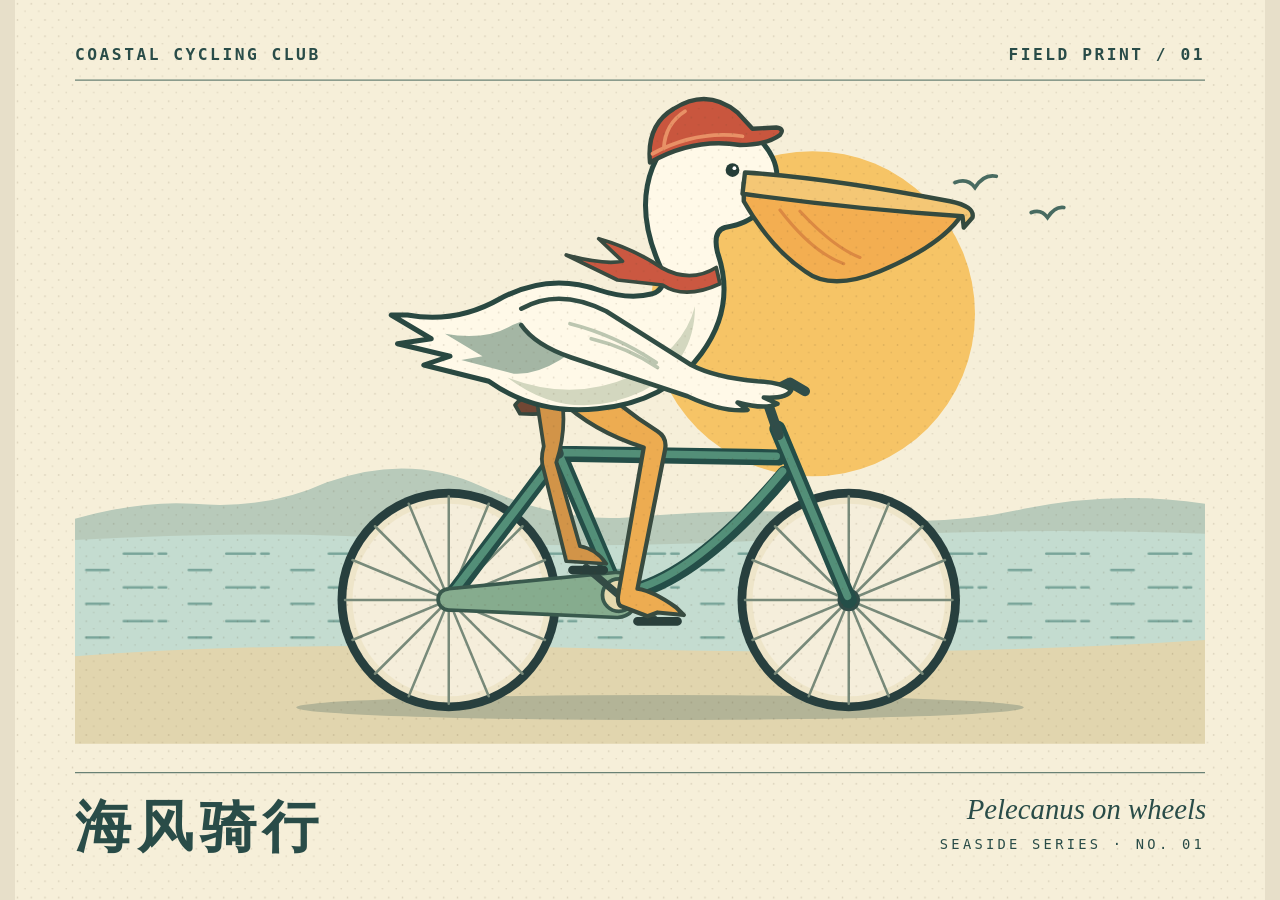
<file: legacy/pelican-ride.html>
<!doctype html>
<html lang="zh-CN"><meta charset="utf-8"><meta name="viewport" content="width=device-width,initial-scale=1"><title>海风骑行 · 鹈鹕骑自行车</title><style>*{box-sizing:border-box}body{margin:0;min-height:100svh;display:grid;place-items:center;background:#e7dfc9}svg{display:block;width:min(100%,1250px);height:auto}.spin{animation:spin 8s linear infinite}@keyframes spin{to{transform:rotate(360deg)}}@media(prefers-reduced-motion:reduce){.spin{animation:none}}</style>
<svg xmlns="http://www.w3.org/2000/svg" viewBox="0 0 1000 720" role="img" aria-labelledby="title desc"><title id="title">海风骑行</title><desc id="desc">戴红色骑行帽的白鹈鹕，伸着橘色长嘴，蹬着一辆青绿色自行车沿海岸前行。</desc><defs>
<path id="sp" d="M-83 0H83 M0 -83V83 M-59 -59L59 59 M-59 59L59 -59 M-77 -32L77 32 M-77 32L77 -32 M-32 -77L32 77 M-32 77L32 -77"/>
<g id="wheel"><circle r="89" fill="#273f3e"/><circle r="82" fill="#eee5c9"/><circle r="77" fill="#f5eedb"/><g class="spin" fill="none" stroke="#788a7a" stroke-width="2"><use href="#sp"/></g><circle r="9" fill="#314c48"/></g>
<pattern id="water" width="82" height="27" patternUnits="userSpaceOnUse"><path d="M5 11h23m5 0h6m18 13h18" stroke="#79a59a" stroke-width="2" stroke-linecap="round"/></pattern><pattern id="grain" width="11" height="13" patternUnits="userSpaceOnUse"><circle cx="2" cy="3" r=".65" fill="#503c21"/><circle cx="8" cy="9" r=".55" fill="#503c21"/></pattern></defs>
<rect width="1000" height="720" fill="#f6efd9"/><g fill="#294c48" font-family="monospace" font-weight="bold" letter-spacing="2"><text x="48" y="48" font-size="13">COASTAL CYCLING CLUB</text><text x="952" y="48" font-size="13" text-anchor="end">FIELD PRINT / 01</text></g><path d="M48 64H952" stroke="#698174"/>
<circle cx="638" cy="251" r="130" fill="#f6c466"/><g fill="none" stroke="#486b61" stroke-width="3" stroke-linecap="round"><path d="M752 146q10 -4 16 4 7 -11 17 -9m28 29q8 -3 13 4 6 -9 13 -8"/></g>
<path d="M48 415q54 -15 95 -12 58 5 106 -17 66 -24 124 3 62 29 117 25 108 -9 155 -2 91 12 162 -5 74 -15 145 -4v119H48z" fill="#b8caba"/><path d="M48 432q157 -9 280 0t298 -1 326 -4v105H48z" fill="#c4dcd0"/><path d="M48 436H952v81H48z" fill="url(#water)"/><path d="M48 525q164 -13 430 -6t474 -7v83H48z" fill="#e1d5ae"/>
<ellipse cx="516" cy="566" rx="291" ry="10" fill="#b3b497"/>
<g stroke-linecap="round" stroke-linejoin="round"><use href="#wheel" x="347" y="480"/><use href="#wheel" x="667" y="480"/>
<!-- Bicycle: rear triangle, curved down tube, fork and contact points -->
<path d="M347 480l88 -117 48 113z M435 363l176 3 M483 476q59 -9 133 -97 M610 343l57 137" fill="none" stroke="#244e48" stroke-width="13"/><path d="M347 478l88 -115 48 112 M437 362l172 3 M485 474q56 -9 129 -97 M611 346l55 131" fill="none" stroke="#538f78" stroke-width="6"/><path d="M435 363l-13 -41m189 26-11 -32 20 -10 12 7" fill="none" stroke="#304d49" stroke-width="8"/><path d="M400 324q6 -9 26 -5l24 -2q8 1 2 7-20 9 -48 7z" fill="#724734" stroke="#35483e" stroke-width="3"/>
<path d="M347 471l133 -13a18 18 0 1 1 2 36l-135 -6a8 8 0 0 1 0 -17z" fill="#86ac8e" stroke="#39594d" stroke-width="3"/><circle cx="483" cy="476" r="13" fill="#e5d9ae" stroke="#39594d" stroke-width="3"/><path d="M483 476l28 19m-28 -19-26 -22" stroke="#334b45" stroke-width="6"/><path d="M498 497h32m-84 -41h25" stroke="#293f3b" stroke-width="7"/>
<!-- Far webbed foot -->
<path d="M434 303q10 34 -1 67l19 67q13 2 21 14l-32 -2 -18 -73q-3 -8 0 -19l-7 -46z" fill="#d29448" stroke="#384b40" stroke-width="3"/>
<!-- Near leg with bent hock and broad webbing -->
<path d="M458 300q24 25 56 45 8 5 6 15l-22 111q13 2 31 15l6 6-21 -2 -8 3 -21 -8q-4 -2 -2 -12l20 -115q-41 -13 -68 -39z" fill="#edac51" stroke="#384b40" stroke-width="3.4"/>
<!-- Body and curved neck cut from one silhouette -->
<path d="M314 252q39 7 74 -13 39 -21 79 -7 24 8 43 3 12 -4 7 -20-21 -45 -7 -81 13 -33 47 -34 36 -1 49 26 9 19 -5 38-12 15 -33 18 -10 3 -6 20 15 43 -13 81-28 39 -83 44-49 5 -87 -22l-52 -13 21 -7 -42 -10 27 -4 -32 -19z" fill="#fff9e8" stroke="#294841" stroke-width="4"/>
<path d="M344 267q32 6 54 -7 40 -18 75 -4-41 45 -74 43l-42 -11 17 -3z" fill="#a4b6a4"/><path d="M394 302q52 20 99 -1 42 -21 51 -56 0 45 -42 68-58 27 -108 -11z" fill="#d3d7bf"/>
<!-- Scarf and outstretched balancing wing -->
<path d="M517 214q23 13 44 0l3 13q-28 13 -46 1l-36 -4 -41 -20q30 8 45 5l-19 -18q28 8 50 23z" fill="#cb5841" stroke="#394b40" stroke-width="3"/><path d="M405 247q30 -17 68 2l68 43q19 10 53 13 19 1 27 7-3 7 -22 6l11 5q-10 5 -32 -1l8 6q-20 2 -48 -11l-93 -31q-29 -10 -40 -26" fill="#fff9e8" stroke="#314d44" stroke-width="3.6"/><path d="M444 259q36 9 69 31m-52 -19q29 7 53 23" fill="none" stroke="#bcc6b0" stroke-width="3"/>
<!-- Distinctive pelican pouch and long hooked upper bill -->
<path d="M583 146q83 12 175 25-16 25 -66 46-39 16 -60 0-27 -18 -49 -56z" fill="#f3ae51" stroke="#344a3f" stroke-width="3.5"/><path d="M612 168q26 34 51 43m-35 -42q27 29 48 37" fill="none" stroke="#db8942" stroke-width="2.5"/><path d="M584 138q65 4 164 23 20 4 18 13l-7 8 -1 -9q-89 -6 -176 -18z" fill="#f4c775" stroke="#344a3f" stroke-width="3.5"/><circle cx="574" cy="136" r="5.5" fill="#253d38"/><circle cx="575.5" cy="134.5" r="1.5" fill="white"/>
<path d="M508 130q-3 -30 19 -43 27 -17 51 3l12 13 19 -1q7 1 3 6-11 8 -32 8-37 -6 -72 14z" fill="#c9563e" stroke="#34483f" stroke-width="3.5"/><path d="M519 119q1 -20 17 -30m-26 34q35 -19 72 -14" fill="none" stroke="#e89166" stroke-width="3"/></g>
<path d="M48 618H952" stroke="#698174"/><g fill="#294c48"><text x="48" y="677" font-family="serif" font-weight="900" font-size="45" letter-spacing="5">海风骑行</text><text x="953" y="655" text-anchor="end" font-family="Georgia,serif" font-style="italic" font-size="23">Pelecanus on wheels</text><text x="952" y="679" text-anchor="end" font-family="monospace" font-size="11" letter-spacing="2.6">SEASIDE SERIES · NO. 01</text></g><rect width="1000" height="720" fill="url(#grain)" opacity=".18" pointer-events="none"/></svg></html>
</file>
